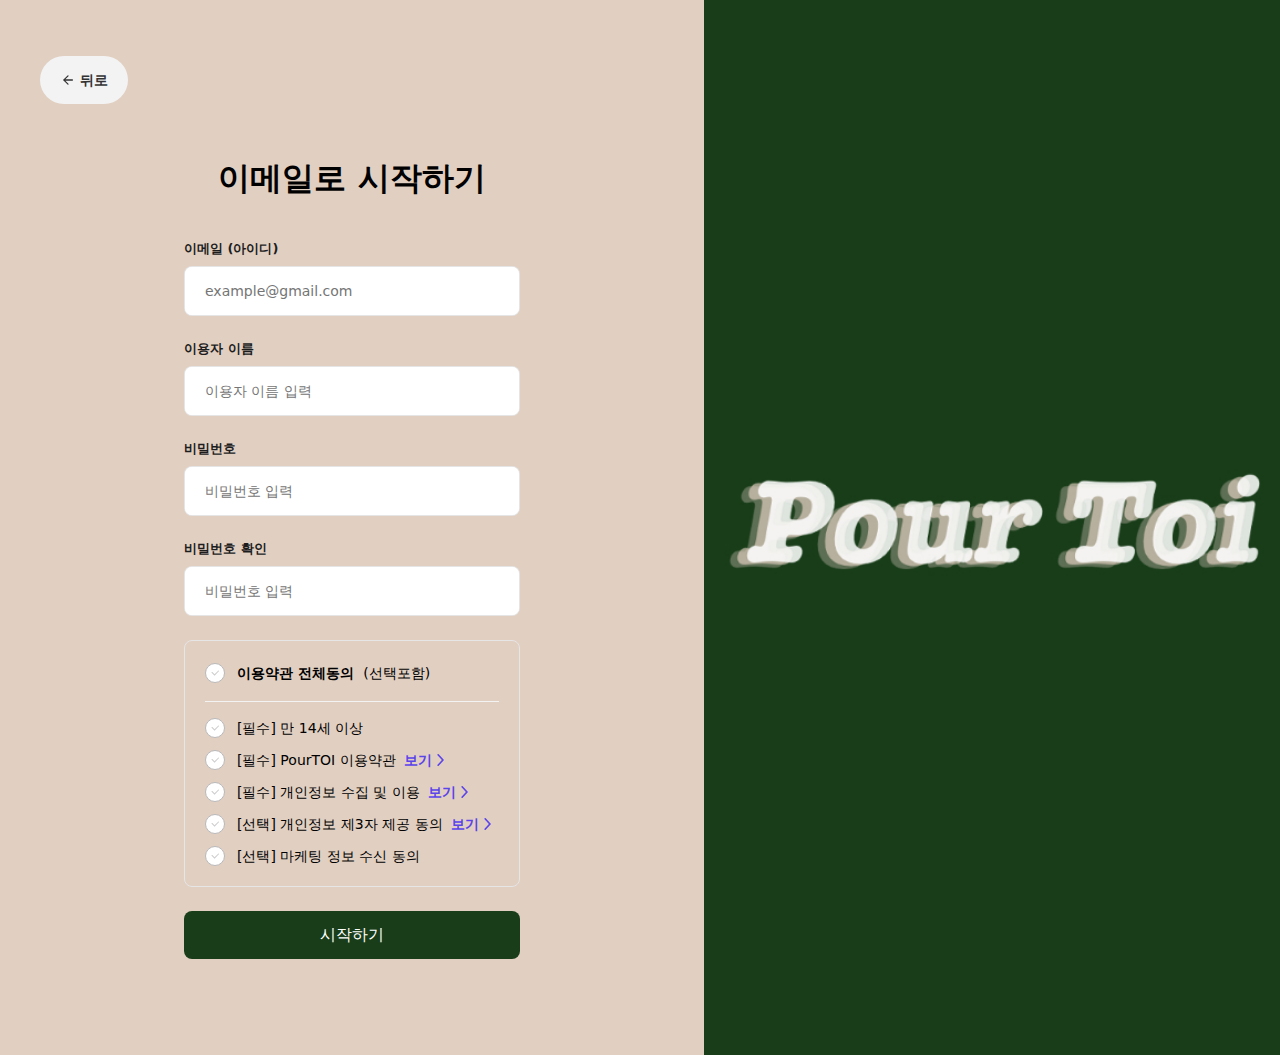
<file: PourTOI-main/emailJoin/emailJoin.html>
<!DOCTYPE html>
<html lang="ko" class="screenFull">
  <head>
    <meta charset="UTF-8" />
    <meta name="viewport" content="width=device-width, initial-scale=1.0" />
    <title>PourTOI 회원가입</title>
    <link rel="stylesheet" href="emailJoin.css" />
    <link
      rel="shortcut icon"
      href="http://127.0.0.1:5500/image/loginImage/yoribogo_favicon.ico"
    />
  </head>

  <body class="screenFull">
    <!-- body class="h-full" -->
    <div id="screenFullSecond">
      <!-- div id="__next" -->
      <div class="fullLayout">
        <!-- div class="h-full min-h-screen flex" -->
        <div class="halfScreen">
          <!-- div class="w-[100%] ... lg:py-[56px]" -->
          <div class="nav">
            <!-- div class="px-[32px] w-full lg:px-[40px]" -->
            <button type="button" class="backButton">
              <div class="arrowBackwards">
                <!-- id="arrowButton" onmouseover="mouse_over()" onmouseout="mouse_out()" -->
                <svg
                  viewBox="0 0 17 16"
                  xmlns="http://www.w3.org/2000/svg"
                  height="16px"
                  width="16px"
                  class="backWards"
                >
                  <path
                    d="M13.833 8a.667.667 0 0 0-.666-.667H5.72L8.973 4.08a.667.667 0 1 0-.943-.943L3.167 8l4.863 4.863a.665.665 0 0 0 .94-.94L5.72 8.667h7.447A.667.667 0 0 0 13.833 8Z"
                  ></path>
                </svg>
                <a href="https://lswpolyaisw.github.io/PourTOI/PourTOI-main/loginMain/loginMain.html">뒤로</a>
              </div>
            </button>
          </div>
          <section class="innerLayout">
            <h1 class="fontLogin">이메일로 시작하기</h1>
            <div class="mainFull">
              <!-- div class="w-full" -->
              <form class="individualDeatilBox">
                <div>
                  <p class="fontId">이메일 (아이디)</p>
                  <label class="textBox">
                    <input
                      type="text"
                      name="email"
                      class="idInputBox"
                      placeholder="example@gmail.com"
                      value
                    />
                  </label>
                </div>
                <div>
                  <p class="user">이용자 이름</p>
                  <label class="textBox">
                    <input
                      type="text"
                      name="user-name"
                      class="userName"
                      placeholder="이용자 이름 입력"
                      value
                    />
                  </label>
                </div>
                <div>
                  <p class="pw">비밀번호</p>
                  <label class="textBox">
                    <input
                      type="text"
                      name="password"
                      class="userPassword"
                      placeholder="비밀번호 입력"
                      value
                    />
                  </label>
                </div>
                <div>
                  <p class="pwCheck">비밀번호 확인</p>
                  <label class="textBox">
                    <input
                      type="text"
                      name="check"
                      class="userPasswordCheck"
                      placeholder="비밀번호 입력"
                      value
                    />
                  </label>
                </div>
                <div>
                  <div class="agreeBox">
                    <div class="agreeTextLine">
                      <label class="agreeAllLine">
                        <input
                          type="checkbox"
                          name="checkAll"
                          class="checkOptionAll"
                          value="all"
                          onclick="selectAll(this)"
                        />
                        <div class="chekBoxBorder">
                          <svg
                            viewBox="0 0 24 24"
                            xmlns="http://www.w3.org/2000/svg"
                            class="content"
                          >
                            <path
                              fill-rule="evenodd"
                              clip-rule="evenodd"
                              d="M19.702 7.288a1 1 0 0 1 .01 1.414l-8.59 8.723-5.834-5.923a1 1 0 0 1 1.424-1.404l4.41 4.477 7.166-7.277a1 1 0 0 1 1.414-.01Z"
                            ></path>
                          </svg>
                        </div>
                        <div class="agreeAllText">
                          <strong class="termsAgreeAll">
                            이용약관 전체동의
                          </strong>
                          <span class="includeOptional">&nbsp;(선택포함)</span>
                        </div>
                      </label>
                    </div>
                    <div class="essentialSelectBox">
                      <label class="adultCheckLine">
                        <input
                          type="checkbox"
                          name="check"
                          class="checkOption"
                          value="adultCheck"
                          onclick="checkSelectAll()"
                        />
                        <div class="chekBoxBorder">
                          <svg
                            viewBox="0 0 24 24"
                            xmlns="http://www.w3.org/2000/svg"
                            class="content"
                          >
                            <path
                              fill-rule="evenodd"
                              clip-rule="evenodd"
                              d="M19.702 7.288a1 1 0 0 1 .01 1.414l-8.59 8.723-5.834-5.923a1 1 0 0 1 1.424-1.404l4.41 4.477 7.166-7.277a1 1 0 0 1 1.414-.01Z"
                            ></path>
                          </svg>
                        </div>
                        <div class="adultCheckText">
                          <div class="adultCheck">
                            <span class="essential">[필수] 만 14세 이상</span>
                          </div>
                        </div>
                      </label>
                      <label class="termsCheckLine">
                        <input
                          type="checkbox"
                          name="check"
                          class="checkOption"
                          value="termsCheck"
                          onclick="checkSelectAll()"
                        />
                        <div class="chekBoxBorder">
                          <svg
                            viewBox="0 0 24 24"
                            xmlns="http://www.w3.org/2000/svg"
                            class="content"
                          >
                            <path
                              fill-rule="evenodd"
                              clip-rule="evenodd"
                              d="M19.702 7.288a1 1 0 0 1 .01 1.414l-8.59 8.723-5.834-5.923a1 1 0 0 1 1.424-1.404l4.41 4.477 7.166-7.277a1 1 0 0 1 1.414-.01Z"
                            ></path>
                          </svg>
                        </div>
                        <div class="termsCheckText">
                          <div class="termsCheck">
                            <span class="essential"
                              >[필수] PourTOI 이용약관</span
                            >
                            <a target="_blank" href="" class="look">
                              <div class="lookColor">
                                <span class="lookText">보기</span>
                                <svg
                                  viewBox="0 0 24 24"
                                  xmlns="http://www.w3.org/2000/svg"
                                  class="specialCharacter"
                                >
                                  <path
                                    fill-rule="evenodd"
                                    clip-rule="evenodd"
                                    d="M8.42 20.73a1.076 1.076 0 0 1-.13-1.587L14.832 12 8.289 4.857a1.076 1.076 0 0 1 .13-1.586 1.26 1.26 0 0 1 1.696.122L18 12l-7.885 8.607a1.26 1.26 0 0 1-1.695.122Z"
                                  ></path>
                                </svg>
                              </div>
                            </a>
                          </div>
                        </div>
                      </label>
                      <label class="collectionUseCheckLine">
                        <input
                          type="checkbox"
                          name="check"
                          class="checkOption"
                          value="useCheck"
                          onclick="checkSelectAll()"
                        />
                        <div class="chekBoxBorder">
                          <svg
                            viewBox="0 0 24 24"
                            xmlns="http://www.w3.org/2000/svg"
                            class="content"
                          >
                            <path
                              fill-rule="evenodd"
                              clip-rule="evenodd"
                              d="M19.702 7.288a1 1 0 0 1 .01 1.414l-8.59 8.723-5.834-5.923a1 1 0 0 1 1.424-1.404l4.41 4.477 7.166-7.277a1 1 0 0 1 1.414-.01Z"
                            ></path>
                          </svg>
                        </div>
                        <div class="collectionUseCheckText">
                          <div class="collectionUseCheck">
                            <span class="essential"
                              >[필수] 개인정보 수집 및 이용</span
                            >
                            <a target="_blank" href="" class="collection">
                              <div class="collectionUseColor">
                                <span class="collectionUseText">보기</span>
                                <svg
                                  viewBox="0 0 24 24"
                                  xmlns="http://www.w3.org/2000/svg"
                                  class="specialCharacter"
                                >
                                  <path
                                    fill-rule="evenodd"
                                    clip-rule="evenodd"
                                    d="M8.42 20.73a1.076 1.076 0 0 1-.13-1.587L14.832 12 8.289 4.857a1.076 1.076 0 0 1 .13-1.586 1.26 1.26 0 0 1 1.696.122L18 12l-7.885 8.607a1.26 1.26 0 0 1-1.695.122Z"
                                  ></path>
                                </svg>
                              </div>
                            </a>
                          </div>
                        </div>
                      </label>
                      <label class="infoAgreeCheckLine">
                        <input
                          type="checkbox"
                          name="check"
                          class="checkOption"
                          value="infoCheck"
                          onclick="checkSelectAll()"
                        />
                        <div class="chekBoxBorder">
                          <svg
                            viewBox="0 0 24 24"
                            xmlns="http://www.w3.org/2000/svg"
                            class="content"
                          >
                            <path
                              fill-rule="evenodd"
                              clip-rule="evenodd"
                              d="M19.702 7.288a1 1 0 0 1 .01 1.414l-8.59 8.723-5.834-5.923a1 1 0 0 1 1.424-1.404l4.41 4.477 7.166-7.277a1 1 0 0 1 1.414-.01Z"
                            ></path>
                          </svg>
                        </div>
                        <div class="infoAgreeCheckText">
                          <div class="infoAgreeCheck">
                            <span class="essential"
                              >[선택] 개인정보 제3자 제공 동의</span
                            >
                            <a target="_blank" href="" class="info">
                              <div class="infoAgreeColor">
                                <span class="infoAgreeText">보기</span>
                                <svg
                                  viewBox="0 0 24 24"
                                  xmlns="http://www.w3.org/2000/svg"
                                  class="specialCharacter"
                                >
                                  <path
                                    fill-rule="evenodd"
                                    clip-rule="evenodd"
                                    d="M8.42 20.73a1.076 1.076 0 0 1-.13-1.587L14.832 12 8.289 4.857a1.076 1.076 0 0 1 .13-1.586 1.26 1.26 0 0 1 1.696.122L18 12l-7.885 8.607a1.26 1.26 0 0 1-1.695.122Z"
                                  ></path>
                                </svg>
                              </div>
                            </a>
                          </div>
                        </div>
                      </label>
                      <label class="marketingCheckLine">
                        <input
                          type="checkbox"
                          name="check"
                          class="checkOption"
                          value="marketingCheck"
                          onclick="checkSelectAll()"
                        />
                        <div class="chekBoxBorder">
                          <svg
                            viewBox="0 0 24 24"
                            xmlns="http://www.w3.org/2000/svg"
                            class="content"
                          >
                            <path
                              fill-rule="evenodd"
                              clip-rule="evenodd"
                              d="M19.702 7.288a1 1 0 0 1 .01 1.414l-8.59 8.723-5.834-5.923a1 1 0 0 1 1.424-1.404l4.41 4.477 7.166-7.277a1 1 0 0 1 1.414-.01Z"
                            ></path>
                          </svg>
                        </div>
                        <div class="marketingCheckText">
                          <div class="marketingCheck">
                            <span class="essential"
                              >[선택] 마케팅 정보 수신 동의</span
                            >
                          </div>
                        </div>
                      </label>
                      <!-- <p id="result"></p> -->
                    </div>
                  </div>
                </div>
                <a class="join"
                  href="https://lswpolyaisw.github.io/PourTOI/PourTOI-main/loginMain/loginMain.html"
                >
                시작하기
                </a>
              </form>
            </div>
          </section>
        </div>
        <div class="hiddenBlock">
          <div class="screenFull picture">
            <span
              style="
                box-sizing: border-box;
                display: block;
                overflow: hidden;
                width: initial;
                height: initial;
                background: none;
                opacity: 1;
                border: 0px;
                margin: 0px;
                padding: 0px;
                position: absolute;
                inset: 0px;
              "
            >
              <img
                sizes="100vw"
                alt="yoribogo intro image"
                src="../img/Login.jpg"
                decoding="async"
                data-nimg="fill"
                style="
                  position: absolute;
                  inset: 0px;
                  box-sizing: border-box;
                  padding: 0px;
                  border: none;
                  margin: auto;
                  display: block;
                  width: 0px;
                  height: 0px;
                  min-width: 100%;
                  max-width: 100%;
                  min-height: 100%;
                  max-height: 100%;
                  object-fit: cover;
                  object-position: center center;
                "
              />
            </span>
          </div>
        </div>
      </div>
    </div>
  </body>
  <script src="emailJoin.js"></script>
</html>
</file>
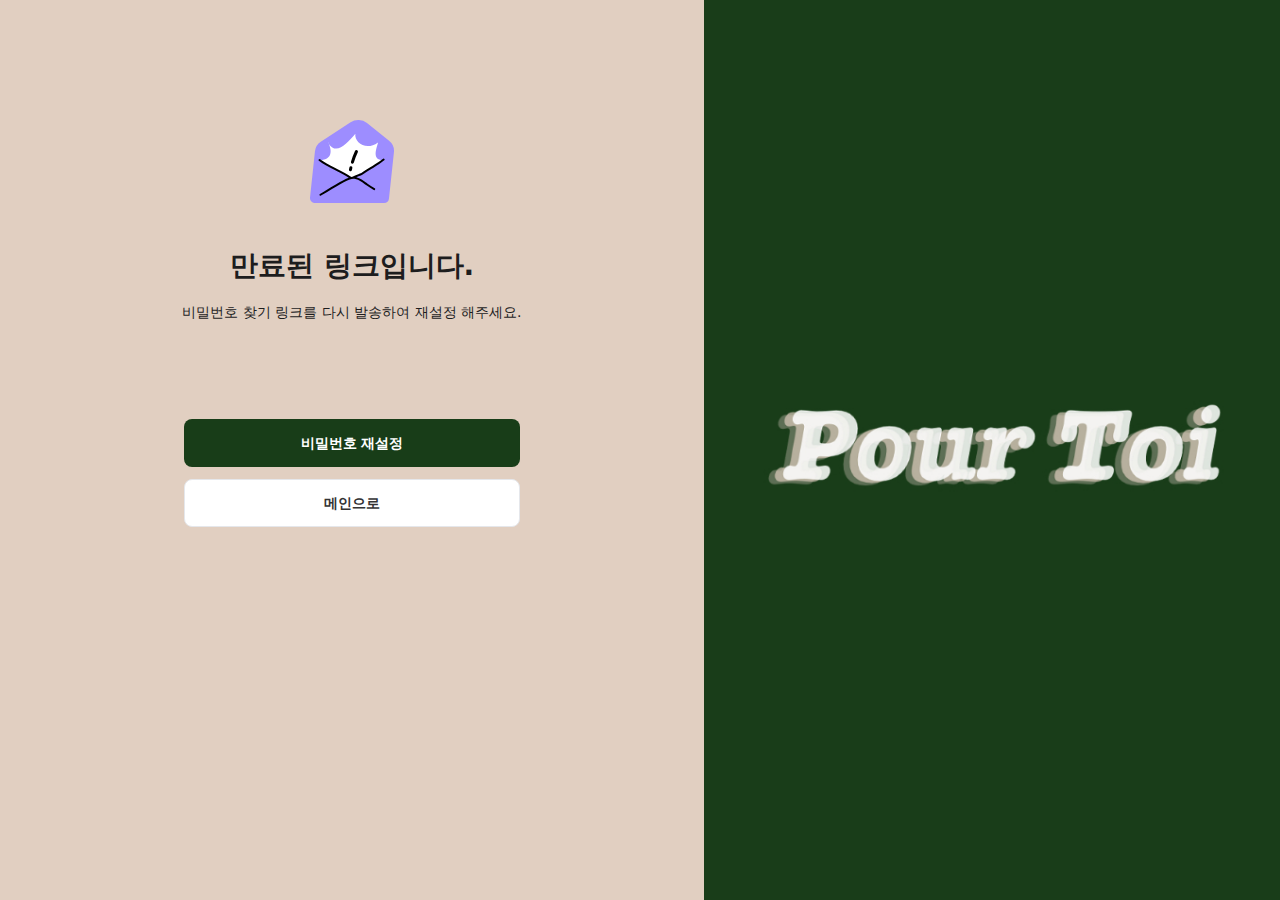
<file: PourTOI-main/expiredLink/expiredLink.html>
<!DOCTYPE html>
<html lang="ko" class="screenFull">
  <head>
    <meta charset="UTF-8" />
    <meta name="viewport" content="width=device-width, initial-scale=1.0" />
    <title>만료 링크</title>
    <link rel="stylesheet" href="expiredLink.css" />
    <link
      rel="shortcut icon"
      href="http://127.0.0.1:5500/image/loginImage/yoribogo_favicon.ico"
    />
  </head>
  <body class="screenFull">
    <!-- body class="h-full" -->
    <div id="screenFullSecond">
      <!-- div id="__next" -->
      <div class="fullLayout">
        <!-- div class="h-full min-h-screen flex" -->
        <div class="halfScreen">
          <!-- div class="w-[100%] ... lg:py-[56px]" -->
          <section class="linkLayoutBox">
            <div class="expiredLinkTool">
              <svg
                width="88"
                height="88"
                fill="none"
                xmlns="http://www.w3.org/2000/svg"
              >
                <path
                  d="M6.96 33.326a13.086 13.086 0 0 1 5.844-9.564l29.803-19.48a13.987 13.987 0 0 1 16.384.775l22.085 17.616a13.102 13.102 0 0 1 4.85 11.636l-4.94 46.198A5.018 5.018 0 0 1 76.003 85H7.011c-2.979 0-5.3-2.594-4.982-5.567l4.93-46.107Z"
                  fill="#9D8DFF"
                ></path>
                <path
                  d="M44.351 59.504S11.782 43.074 11 42.004c15.483.296 11.748-12.448 9.71-16.33-.262-.403-.52-.833-.774-1.292-.14-.251.245.285.774 1.292 7.538 11.605 18.01.36 26.637-9.91-1.19 8.265 10.69 17.764 22.63 8.622-.633 4.419-7.477 18.114 5.959 17.618 0 0-15.436 9.996-31.585 17.5Z"
                  fill="#fff"
                ></path>
                <path
                  fill-rule="evenodd"
                  clip-rule="evenodd"
                  d="M49.091 32.147a1.5 1.5 0 0 1 .702 2.002c-1.658 3.451-2.958 6.799-3.917 10.441a1.5 1.5 0 0 1-2.901-.763c1.016-3.861 2.39-7.389 4.114-10.977a1.5 1.5 0 0 1 2.002-.703ZM43.153 48.178a1.5 1.5 0 0 1 1.203 1.747l-1.474-.271 1.474.271v.005l-.002.01-.006.032-.023.118-.089.431c-.077.367-.193.885-.346 1.496a1.5 1.5 0 1 1-2.91-.727 39.95 39.95 0 0 0 .42-1.88l.005-.023.001-.005m1.747-1.203a1.5 1.5 0 0 0-1.747 1.203l1.747-1.203Z"
                  fill="#000"
                ></path>
                <path
                  d="M76.287 42.359a1 1 0 0 0-1.267-1.547c-2.78 2.277-6.638 4.711-10.594 7.136l-1.783 1.089c-3.335 2.035-6.62 4.04-9.171 5.873-.217.157-.658.37-1.349.647-.489.197-1.045.405-1.654.631l-.002.001-.688.257c-1.715.644-3.73 1.436-5.273 2.42-.375.028-.755.074-1.141.14a1.01 1.01 0 0 0-.143-.116c-3.564-2.371-8.815-5.115-14.107-7.879l-1.853-.969c-5.949-3.115-11.693-6.2-15.15-8.838a1 1 0 1 0-1.213 1.59c3.62 2.763 9.534 5.93 15.435 9.02l1.843.964c4.674 2.441 9.215 4.814 12.6 6.92-3.17 1.14-7.95 3.753-13.022 6.719-3.156 1.846-6.481 3.862-9.65 5.784-2.154 1.306-4.237 2.569-6.146 3.705a1 1 0 1 0 1.023 1.718 893.23 893.23 0 0 0 6.19-3.731c3.152-1.912 6.44-3.906 9.593-5.75 5.325-3.113 10.114-5.707 13.043-6.686 2.098-.703 3.907-.77 5.608-.416 1.72.358 3.386 1.159 5.18 2.276 1.337.832 2.7 1.81 4.193 2.88.526.377 1.067.766 1.63 1.164 2.142 1.515 4.537 3.13 7.339 4.632a1 1 0 1 0 .944-1.763c-2.695-1.444-5.012-3.005-7.128-4.502-.533-.377-1.057-.752-1.572-1.122-1.511-1.084-2.952-2.117-4.35-2.987-1.745-1.087-3.497-1.968-5.37-2.432.72-.305 1.468-.594 2.2-.868l.661-.248c.618-.23 1.212-.45 1.727-.658.675-.272 1.33-.563 1.77-.879 2.483-1.785 5.69-3.742 9.03-5.78l.001-.001 1.8-1.1c3.94-2.414 7.914-4.916 10.816-7.294Z"
                  fill="#000"
                ></path>
              </svg>
              <h1 class="contentText">만료된 링크입니다.</h1>
              <p class="contentNotice">
                비밀번호 찾기 링크를 다시 발송하여 재설정 해주세요.
              </p>
            </div>
            <div class="pwResetButton">
              <a
                href="https://lswpolyaisw.github.io/PourTOI/PourTOI-main/findPassword/findPassword.html"
              >
                <button class="passwordReset">비밀번호 재설정</button>
              </a>
              <div class="pwResetMainButton">
                <a
                  href="https://lswpolyaisw.github.io/PourTOI/PourTOI-main/homepage/index.html"
                >
                  <button type="submit" class="moveMainPage">메인으로</button>
                </a>
              </div>
            </div>
          </section>
        </div>
        <div class="hiddenBlock">
          <div class="screenFull picture">
            <span
              style="
                box-sizing: border-box;
                display: block;
                overflow: hidden;
                width: initial;
                height: initial;
                background: none;
                opacity: 1;
                border: 0px;
                margin: 0px;
                padding: 0px;
                position: absolute;
                inset: 0px;
              "
              class="screenFull foodPicture"
            >
              <img
                sizes="100vw"
                alt="yoribogo intro image"
                src="../img/Login.jpg"
                decoding="async"
                data-nimg="fill"
                style="
                  position: absolute;
                  inset: 0px;
                  box-sizing: border-box;
                  padding: 0px;
                  border: none;
                  margin: auto;
                  display: block;
                  width: 0px;
                  height: 0px;
                  min-width: 100%;
                  max-width: 100%;
                  min-height: 100%;
                  max-height: 100%;
                  object-fit: cover;
                  object-position: center center;
                "
              />
            </span>
          </div>
        </div>
      </div>
    </div>
  </body>
</html>
</file>
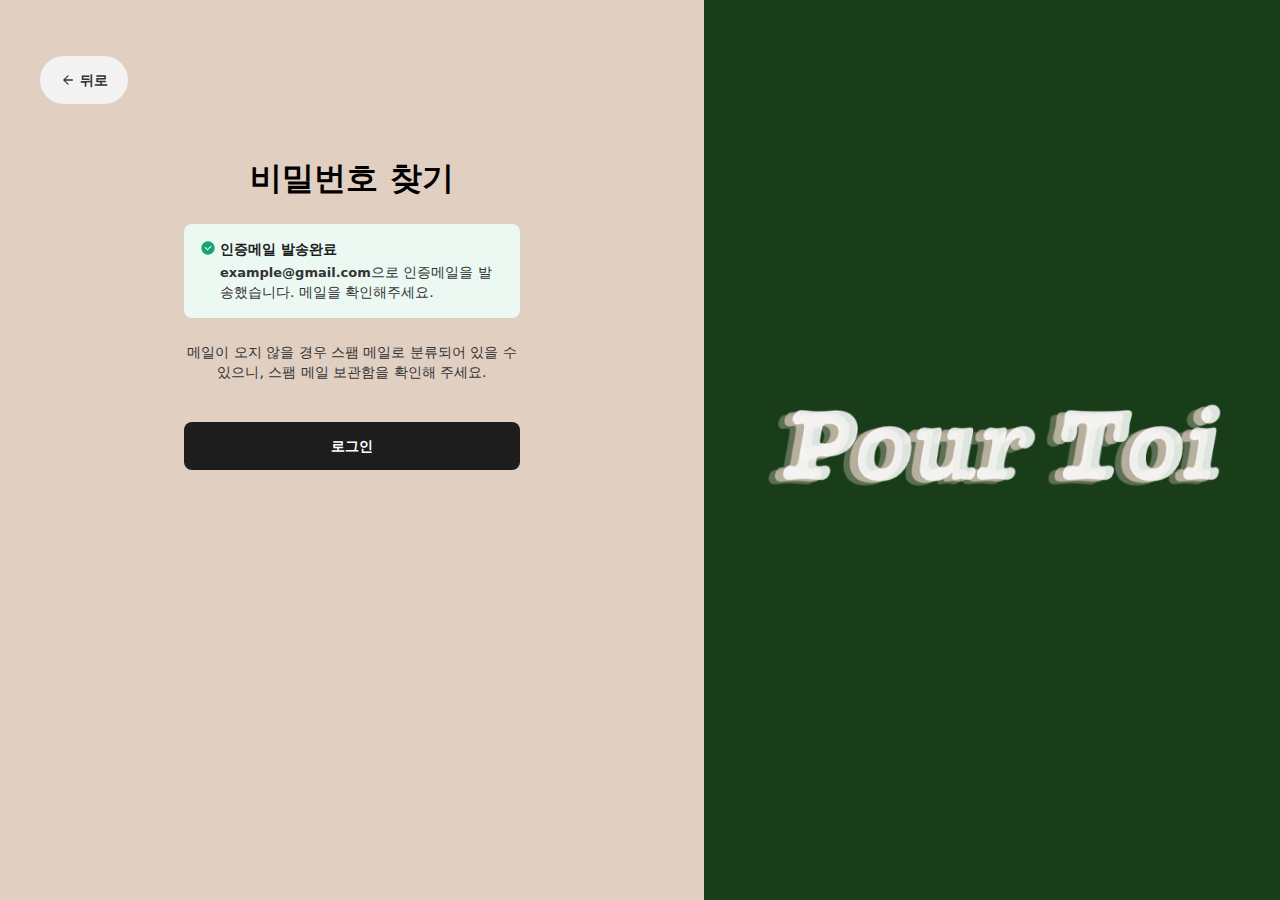
<file: PourTOI-main/findPasswordSend/findPasswordSend.html>
<!DOCTYPE html>
<html lang="ko" class="screenFull">
  <head>
    <meta charset="UTF-8" />
    <meta name="viewport" content="width=device-width, initial-scale=1.0" />
    <title>PourTOI 비밀번호 찾기</title>
    <link rel="stylesheet" href="findPasswordSend.css" />
    <link
      rel="shortcut icon"
      href="http://127.0.0.1:5500/image/loginImage/yoribogo_favicon.ico"
    />
  </head>
  <body class="screenFull">
    <!-- body class="h-full" -->
    <div id="screenFullSecond">
      <!-- div id="__next" -->
      <div class="fullLayout">
        <!-- div class="h-full min-h-screen flex" -->
        <div class="halfScreen">
          <!-- div class="w-[100%] ... lg:py-[56px]" -->
          <div class="nav">
            <!-- div class="px-[32px] w-full lg:px-[40px]" -->
            <button type="button" class="backButton">
              <div class="arrowBackwards">
                <svg
                  viewBox="0 0 17 16"
                  xmlns="http://www.w3.org/2000/svg"
                  height="16px"
                  width="16px"
                  class="backWards"
                >
                  <path
                    d="M13.833 8a.667.667 0 0 0-.666-.667H5.72L8.973 4.08a.667.667 0 1 0-.943-.943L3.167 8l4.863 4.863a.665.665 0 0 0 .94-.94L5.72 8.667h7.447A.667.667 0 0 0 13.833 8Z"
                  ></path>
                </svg>
                <div>뒤로</div>
              </div>
            </button>
          </div>
          <section class="findPw">
            <h1 class="findPwText">비밀번호 찾기</h1>
            <div class="mainFull">
              <!-- div class w-full -->
              <div class="findPwSendApprove">
                <div class="emailCertiText">
                  <svg
                    viewBox="0 0 24 24"
                    xmlns="http://www.w3.org/2000/svg"
                    class="checkRadioBox"
                  >
                    <path
                      fill-rule="evenodd"
                      clip-rule1="evenodd"
                      d="M21.959 12.041c-.023 5.5-4.5 9.94-10 9.918-5.5-.023-9.94-4.5-9.918-10 .023-5.5 4.5-9.94 10-9.918 5.5.023 9.94 4.5 9.918 10Zm-4.893-1.92a.896.896 0 0 0-1.268-1.268l-4.539 4.54-2.668-2.585a.896.896 0 1 0-1.247 1.288l3.935 3.811 5.787-5.786Z"
                    ></path>
                  </svg>
                  <div class="emailCertiTextBox">
                    <strong class="emailCerti">인증메일 발송완료</strong>
                    <p class="contentBody">
                      <!-- DB로 data 받아올 위치 -->
                      <span class="sendContent">example@gmail.com</span>으로
                      인증메일을 발송했습니다. 메일을 확인해주세요.
                    </p>
                  </div>
                </div>
                <p class="findPwSendApproveText">
                  메일이 오지 않을 경우 스팸 메일로 분류되어 있을 수 있으니,
                  스팸 메일 보관함을 확인해 주세요.
                </p>
                <div class="fPwloginTableBox">
                  <a
                    href="https://lswpolyaisw.github.io/PourTOI/PourTOI-main/loginMain/loginMain.html"
                  >
                    <button type="submit" class="loginBox">로그인</button>
                  </a>
                </div>
              </div>
            </div>
          </section>
        </div>
        <div class="hiddenBlock">
          <div class="screenFull picture">
            <span
              style="
                box-sizing: border-box;
                display: block;
                overflow: hidden;
                width: initial;
                height: initial;
                background: none;
                opacity: 1;
                border: 0px;
                margin: 0px;
                padding: 0px;
                position: absolute;
                inset: 0px;
              "
              class="screenFull foodPicture"
            >
              <img
                sizes="100vw"
                alt="../img/Login.jpg"
                src="../img/Login.jpg"
                decoding="async"
                data-nimg="fill"
                style="
                  position: absolute;
                  inset: 0px;
                  box-sizing: border-box;
                  padding: 0px;
                  border: none;
                  margin: auto;
                  display: block;
                  width: 0px;
                  height: 0px;
                  min-width: 100%;
                  max-width: 100%;
                  min-height: 100%;
                  max-height: 100%;
                  object-fit: cover;
                  object-position: center center;
                "
              />
            </span>
          </div>
        </div>
      </div>
    </div>
  </body>
</html>
</file>
<file: PourTOI-main/emailJoin/emailJoin.css>
*,
::after,
::before {
  box-sizing: border-box;
  border: 0 solid #e5e7eb;
}

body {
  margin: 0;
  line-height: inherit;
}

html {
  line-height: 1.5;
  tab-size: 4;
  font-family: Pretendard, ui-sans-serif, system-ui, -apple-system,
    BlinkMacSystemFont, Segoe UI, Roboto, Helvetica Neue, Arial, Noto Sans,
    sans-serif, Apple Color Emoji, Segoe UI Emoji, Segoe UI Symbol,
    Noto Color Emoji;
}

.screenFull {
  height: 100%;
}

#screenFullSecond {
  min-height: 100%;
  /* display: flex; */
}

.fullLayout {
  min-height: 100vh;
  height: 100%;
  display: flex;
}

.halfScreen {
  display: flex;
  flex-direction: column;
  padding-top: 56px;
  padding-bottom: 56px;
  align-items: center;
  width: 55%;
  background-color: rgb(225, 207, 193);
}

.nav {
  padding-left: 40px;
  padding-right: 40px;
  width: 100%;
}

.backButton:hover {
  background-color: #e6e6e7;
}

.backButton {
  padding-left: 20px;
  padding-right: 20px;
  border-radius: 24px;
  justify-content: center;
  align-items: center;
  min-width: 88px;
  height: 48px;
  display: flex;
  font-weight: 600;
  font-size: 14px;
  line-height: 16px;
  color: #333334;
  fill: #333334;
  background-color: #f3f3f4;
}

[type="button"],
[type="reset"],
[type="submit"],
button {
  /* background-color: transparent; */
  background-image: none;
}

button {
  cursor: pointer;
  text-transform: none;
  font-family: inherit;
  font-size: 100%;
  font-weight: inherit;
  line-height: inherit;
  color: inherit;
  margin: 0;
  padding: 0;
  position: relative;
  font-weight: 600;
  font-size: 14px;
  line-height: 16px;
  color: #333334;
  fill: #333334;
  background-color: #f3f3f4;
}

.arrowBackwards {
  justify-content: center;
  align-items: center;
  display: flex;
  font-weight: 600;
  font-size: 14px;
  line-height: 16px;
  color: #333334;
  fill: #333334;
}

.backWards {
  flex-shrink: 0;
  margin-right: 4px;
}

svg {
  display: block;
}

svg,
img {
  vertical-align: middle;
}

.innerLayout {
  padding-left: 32px;
  padding-right: 32px;
  align-items: center;
  flex-direction: column;
  max-width: 400px;
  min-width: 320px;
  width: 100%;
  display: flex;
  margin-top: 52px;
  margin-left: auto;
  margin-right: auto;
}

.fontLogin {
  font-weight: 700;
  font-size: 32px;
  line-height: 44px;
}

h1,
p {
  margin: 0;
}

h1 {
  font-size: inherit;
  font-weight: inherit;
}

.mainFull {
  width: 100%;
}

.individualDeatilBox {
  row-gap: 24px;
  grid-template-columns: repeat(1, minmax(0, 1fr));
  display: grid;
  margin-bottom: 40px;
  margin-top: 40px;
}

.fontId,
.user,
.pw,
.pwCheck {
  margin-bottom: 8px;
  font-weight: 700;
  font-size: 13px;
  line-height: 18px;
  color: #1d1d1e;
  fill: #1d1d1e;
}

.textBox {
  border-style: solid;
  border-width: 1px;
  border-radius: 8px;
  overflow: hidden;
  display: flex;
  border-color: rgba(0, 0, 0, 0.1);
  background-color: #fff;
  position: relative;
}

.idInputBox,
.userName,
.userPassword,
.userPasswordCheck {
  outline: 2px solid transparent;
  outline-offset: 2px;
  padding-left: 20px;
  padding-right: 20px;
  width: 100%;
  height: 48px;
  font-weight: 400;
  font-size: 14px;
  line-height: 20px;
}

.userName,
.userPassword,
.userPasswordCheck {
  color: #1d1d1e;
  fill: #1d1d1e;
}

input {
  font-family: inherit;
  font-size: 100%;
  font-weight: inherit;
  line-height: inherit;
  color: inherit;
  margin: 0;
  padding: 0;
}

input.checkOptionAll {
  color: inherit;
}

.agreeBox {
  padding: 20px;
  border-width: 1px;
  border-radius: 8px;
  border-color: #e6e6e7;
}

.agreeTextLine {
  padding-bottom: 16px;
  border-bottom-width: 1px;
  border-color: #f3f3f4;
}

.agreeAllLine {
  align-items: center;
  width: 100%;
  display: flex;
  position: relative;
}

.checkOptionAll,
.checkOption {
  opacity: 0;
  width: 0;
  height: 0;
  position: absolute;
}

.chekBoxBorder {
  border-width: 1px;
  border-radius: 9999px;
  justify-content: center;
  align-items: center;
  width: 20px;
  height: 20px;
  display: flex;
  border-color: #b9b9bb;
  background-color: #fff;
}

.content {
  width: 12px;
  height: 12px;
  color: #cccccd;
  fill: #cccccd;
}

.agreeAllText,
.adultCheckText,
.termsCheckText,
.collectionUseCheckText,
.infoAgreeCheckText,
.marketingCheckText {
  margin-left: 12px;
}

.termsAgreeAll,
.lookText,
.collectionUseText,
.infoAgreeText {
  font-weight: 700;
  font-size: 14px;
  line-height: 18px;
}

strong {
  font-weight: bolder;
}

.includeOptional {
  font-weight: 400;
  font-size: 14px;
  line-height: 20px;
}

.essentialSelectBox {
  row-gap: 12px;
  grid-template-columns: repeat(1, minmax(0, 1fr));
  display: grid;
  margin-top: 16px;
}

.adultCheckLine,
.termsCheckLine,
.collectionUseCheckLine,
.infoAgreeCheckLine,
.marketingCheckLine {
  align-items: center;
  width: 100%;
  display: flex;
  position: relative;
}

input[class="checkOptionAll"]:checked + .chekBoxBorder {
  border-width: 1px;
  border-radius: 9999px;
  justify-content: center;
  align-items: center;
  width: 20px;
  height: 20px;
  display: flex;
  border-color: #b9b9bb;
  background-color: #7e69fe;
  cursor: pointer;
}

input[class="checkOption"]:checked + .chekBoxBorder {
  border-width: 1px;
  border-radius: 9999px;
  justify-content: center;
  align-items: center;
  width: 20px;
  height: 20px;
  display: flex;
  border-color: #b9b9bb;
  background-color: #7e69fe;
  cursor: pointer;
}

.adultCheck,
.termsCheck,
.collectionUseCheck,
.infoAgreeCheck,
.marketingCheck {
  align-items: center;
  display: flex;
}

.essential {
  font-weight: 400;
  font-size: 14px;
  line-height: 20px;
}

.look,
.collection,
.info {
  margin-left: 8px;
}

a {
  color: inherit;
  text-decoration: inherit;
}

.lookColor,
.collectionUseColor,
.infoAgreeColor {
  align-items: center;
  display: flex;
  color: #5b44ea;
  fill: #5b44ea;
}

.specialCharacter {
  width: 16px;
  height: 16px;
  color: #5b44ea;
  fill: #5b44ea;
}

.join {
  padding-left: 20px;
  padding-right: 20px;
  border-radius: 8px;
  justify-content: center;
  align-items: center;
  min-width: 88px;
  width: 100%;
  height: 48px;
  display: flex;
  color: #fff;
  fill: #fff;
  background-color: rgb(24, 61, 24);
}

.join:hover {
  position: relative;
  font-weight: 600;
  font-size: 14px;
  line-height: 16px;
  color: #000;
}

.hiddenBlock {
  width: 45%;
  display: block;
}

.picture {
  position: relative;
  background-color: #f3f3f4;
}
</file>
<file: PourTOI-main/expiredLink/expiredLink.css>
*,
::after,
::before {
  box-sizing: border-box;
  border: 0 solid #e5e7eb;
}

body {
  margin: 0;
  line-height: inherit;
}

html {
  line-height: 1.5;
  tab-size: 4;
  font-family: Pretendard, ui-sans-serif, system-ui, -apple-system,
    BlinkMacSystemFont, Segoe UI, Roboto, Helvetica Neue, Arial, Noto Sans,
    sans-serif, Apple Color Emoji, Segoe UI Emoji, Segoe UI Symbol,
    Noto Color Emoji;
}

.screenFull {
  height: 100%;
}

#screenFullSecond {
  min-height: 100%;
  /* display: flex; */
}

.fullLayout {
  min-height: 100vh;
  height: 100%;
  display: flex;
}

.halfScreen {
  display: flex;
  flex-direction: column;
  padding-top: 56px;
  padding-bottom: 56px;
  align-items: center;
  width: 55%;
  background-color: rgb(225, 207, 193);
}

.linkLayoutBox {
  justify-content: flex-start;
  flex-direction: column;
  max-width: 400px;
  width: 100%;
  display: flex;
  margin-left: auto;
  margin-right: auto;
  position: relative;
}

.expiredLinkTool {
  align-items: center;
  flex-direction: column;
  display: flex;
  margin-top: 62px;
}

svg {
  display: block;
}

svg {
  vertical-align: middle;
}

.contentText {
  text-align: center;
  margin-top: 40px;
  font-weight: 700;
  font-size: 28px;
  line-height: 40px;
  color: #1d1d1e;
  fill: #1d1d1e;
}

p,
h1,
h4 {
  margin: 0;
}

.contentNotice {
  text-align: center;
  margin-top: 16px;
  word-break: keep-all;
  font-weight: 400;
  font-size: 14px;
  line-height: 20px;
  color: #1d1d1e;
  fill: #1d1d1e;
}

.pwResetButton {
  margin-top: 97px;
  margin-left: 32px;
  margin-right: 32px;
}

a {
  color: inherit;
  text-decoration: inherit;
}

[type="button"],
[type="reset"],
[type="submit"],
button {
  /* background-color: transparent; */
  background-image: none;
}

button {
  cursor: pointer;
  text-transform: none;
  font-family: inherit;
  font-size: 100%;
  font-weight: inherit;
  line-height: inherit;
  color: inherit;
  margin: 0;
  padding: 0;
  position: relative;
  font-weight: 600;
  font-size: 14px;
  line-height: 16px;
  color: #333334;
  fill: #333334;
  background-color: #f3f3f4;
}

.passwordReset:hover {
  background-color: #000;
}

.passwordReset {
  padding-left: 20px;
  padding-right: 20px;
  border-radius: 8px;
  justify-content: center;
  align-items: center;
  min-width: 88px;
  width: 100%;
  height: 48px;
  display: flex;
  position: relative;
  font-weight: 600;
  font-size: 14px;
  line-height: 16px;
  color: #fff;
  fill: #fff;
  background-color: rgb(24, 61, 24);
}

.moveMainPage:hover {
  border-color: #f3f3f4;
  background-color: #f3f3f4;
}

.moveMainPage {
  padding-left: 19px;
  padding-right: 19px;
  border-style: solid;
  border-width: 1px;
  border-radius: 8px;
  justify-content: center;
  align-items: center;
  min-width: 88px;
  width: 100%;
  height: 48px;
  display: flex;
  position: relative;
  font-weight: 600;
  font-size: 14px;
  line-height: 16px;
  color: #333334;
  fill: #333334;
  background-color: #fff;
}

.pwResetMainButton {
  margin-top: 12px;
}

.hiddenBlock {
  width: 45%;
  display: block;
}

.picture {
  position: relative;
  background-color: #f3f3f4;
}
</file>
<file: PourTOI-main/findPasswordSend/findPasswordSend.css>
*,
::after,
::before {
  box-sizing: border-box;
  border: 0 solid #e5e7eb;
}

body {
  margin: 0;
  line-height: inherit;
}

html {
  line-height: 1.5;
  tab-size: 4;
  font-family: Pretendard, ui-sans-serif, system-ui, -apple-system,
    BlinkMacSystemFont, Segoe UI, Roboto, Helvetica Neue, Arial, Noto Sans,
    sans-serif, Apple Color Emoji, Segoe UI Emoji, Segoe UI Symbol,
    Noto Color Emoji;
}

.screenFull {
  height: 100%;
}

#screenFullSecond {
  min-height: 100%;
  /* display: flex; */
}

.fullLayout {
  min-height: 100vh;
  height: 100%;
  display: flex;
}

.halfScreen {
  display: flex;
  flex-direction: column;
  padding-top: 56px;
  padding-bottom: 56px;
  align-items: center;
  width: 55%;
  background-color: rgb(225, 207, 193);
}

.nav {
  padding-left: 40px;
  padding-right: 40px;
  width: 100%;
}

.backButton:hover {
  background-color: #e6e6e7;
}

.backButton {
  padding-left: 20px;
  padding-right: 20px;
  border-radius: 24px;
  justify-content: center;
  align-items: center;
  min-width: 88px;
  height: 48px;
  display: flex;
  font-weight: 600;
  font-size: 14px;
  line-height: 16px;
  color: #333334;
  fill: #333334;
  background-color: #f3f3f4;
}

[type="button"],
[type="reset"],
[type="submit"],
button {
  /* background-color: transparent; */
  background-image: none;
}

button {
  cursor: pointer;
  text-transform: none;
  font-family: inherit;
  font-size: 100%;
  font-weight: inherit;
  line-height: inherit;
  color: inherit;
  margin: 0;
  padding: 0;
  position: relative;
  font-weight: 600;
  font-size: 14px;
  line-height: 16px;
  color: #333334;
  fill: #333334;
  background-color: #f3f3f4;
}

.arrowBackwards {
  justify-content: center;
  align-items: center;
  display: flex;
  font-weight: 600;
  font-size: 14px;
  line-height: 16px;
  color: #333334;
  fill: #333334;
}

.backWards {
  flex-shrink: 0;
  margin-right: 4px;
}

svg {
  display: block;
}

svg {
  vertical-align: middle;
}

.findPw {
  margin-top: 52px;
  margin-left: auto;
  margin-right: auto;
  padding-left: 32px;
  padding-right: 32px;
  align-items: center;
  flex-direction: column;
  max-width: 400px;
  min-width: 320px;
  width: 100%;
  display: flex;
}

.findPwText {
  font-weight: 700;
  font-size: 32px;
  line-height: 44px;
}

p,
h1,
h4 {
  margin: 0;
}

.mainFull {
  width: 100%;
}

.findPwSendApprove {
  margin-top: 24px;
}

.emailCertiText {
  padding: 16px;
  border-radius: 8px;
  width: 100%;
  display: flex;
  margin-left: auto;
  margin-right: auto;
  position: relative;
  background-color: #ecf9f2;
}

.checkRadioBox {
  flex-shrink: 0;
  width: 16px;
  height: 16px;
  margin-right: 4px;
  color: #16a471;
  fill: #16a471;
}

.emailCertiTextBox {
  align-items: flex-start;
  flex-direction: column;
  display: flex;
}

.emailCerti {
  margin-bottom: 4px;
  font-weight: 700;
  font-size: 14px;
  line-height: 18px;
  color: #1d1d1e;
  fill: #1d1d1e;
}

.contentBody {
  font-weight: 400;
  font-size: 14px;
  line-height: 20px;
  color: #333334;
  fill: #333334;
}

.sendContent {
  font-weight: 700;
  font-size: 13px;
  line-height: 18px;
  color: #333334;
  fill: #333334;
}

.findPwSendApproveText {
  text-align: center;
  margin-top: 24px;
  word-break: keep-all;
  font-weight: 400;
  font-size: 14px;
  line-height: 20px;
  color: #333334;
  fill: #333334;
}

.fPwloginTableBox {
  margin-top: 40px;
}

a {
  color: inherit;
  text-decoration: inherit;
}

.loginBox:hover {
  background-color: #000;
}

.loginBox {
  padding-left: 20px;
  padding-right: 20px;
  border-radius: 8px;
  justify-content: center;
  align-items: center;
  min-width: 88px;
  width: 100%;
  height: 48px;
  display: flex;
  position: relative;
  font-weight: 600;
  font-size: 14px;
  line-height: 16px;
  color: #fff;
  fill: #fff;
  background-color: #1d1d1e;
}

.hiddenBlock {
  width: 45%;
  display: block;
}

.picture {
  position: relative;
  background-color: #f3f3f4;
}
</file>
